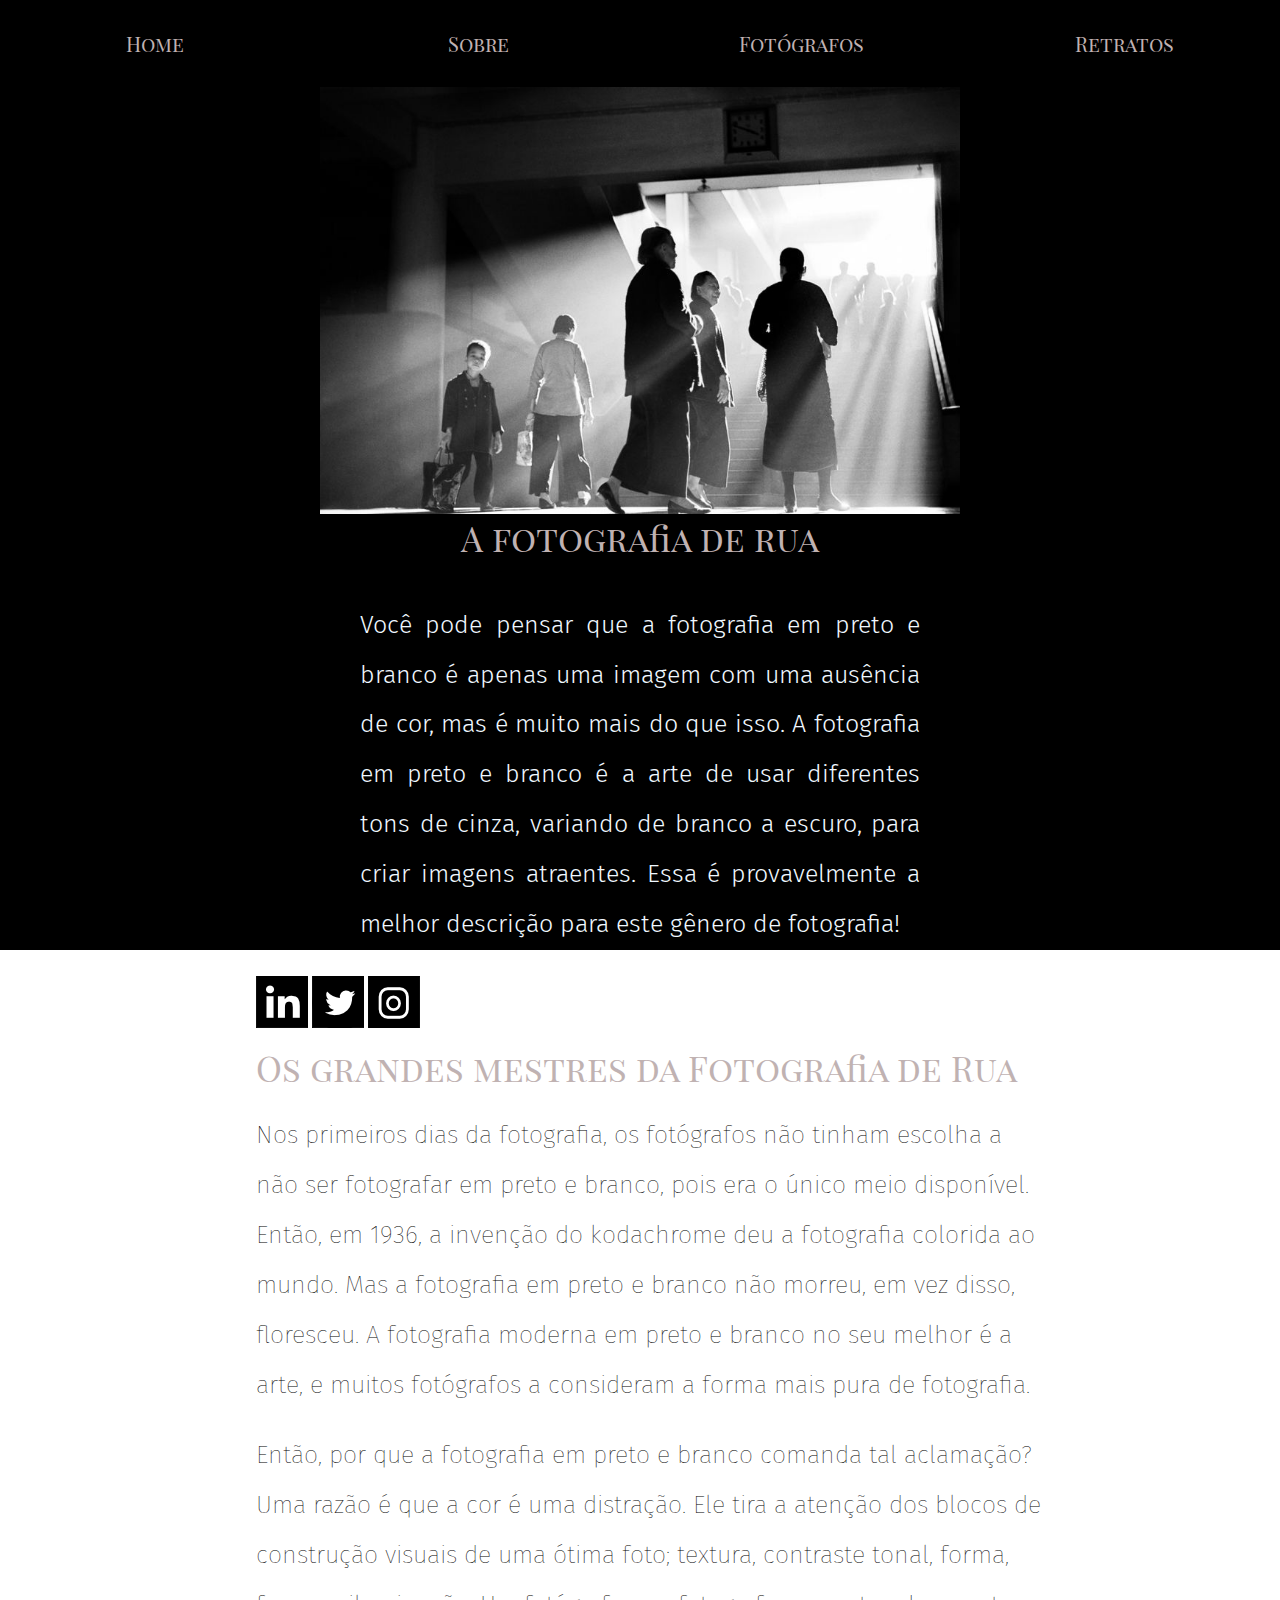
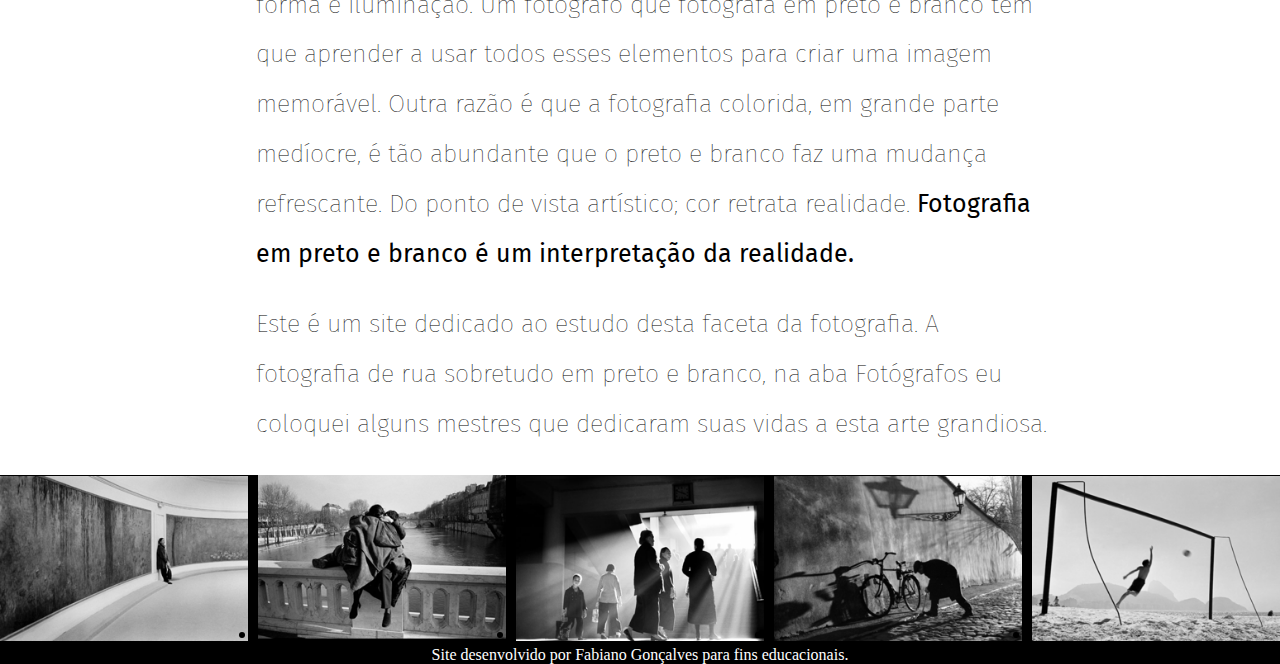
<file: index.html>
<!DOCTYPE html>
<html lang="pt-BR">

<head>
    <meta charset="UTF-8">
    <meta name="viewport" content="width=device-width, initial-scale=1.0">
    <meta http-equiv="X-UA-compatible" content="IE=edge">
    <link rel="stylesheet" href="./styles/style.css">
    <title>Fotografia de Rua</title>
</head>

<body>


    <header class="cabecalho">


        <nav class="cabecalho__menu">
            <ul>
                <li class="cabecalho__menu__link"> <a href="index.html">Home</a></li>
                <li class="cabecalho__menu__link"><a href="about.html">Sobre</a></li>
                <li class="cabecalho__menu__link"><a href="fotografos.html">Fotógrafos</a></li>
                <li class="cabecalho__menu__link"> <a href="retratos.html">Retratos</a></li>
            </ul>
        </nav>

    </header>

    <main class="apresentacao">
        <img class="apresentacao__imagem" src="./assets/Fan_Ho.jpeg" alt="Fotografia de Fan_Ho">
        <section class="apresentacao__conteudo">
            <h1 class="apresentacao__conteudo__titulo"> A fotografia de rua
            </h1>
            <p class="apresentacao__conteudo__texto">Você pode pensar que a fotografia em preto e branco é apenas uma
                imagem com uma ausência de cor,
                mas é muito mais do que isso. A fotografia em preto e branco é a arte de usar diferentes tons de cinza,
                variando de branco a escuro, para criar imagens atraentes. Essa é provavelmente a melhor descrição para
                este gênero de fotografia!
            </p>
        </section>
    </main>
    <div class="contato">
        <a href="https://linkedin.com">
            <img src="./assets/icones/Linkedinn.png">
        </a>
        <a href="https://twitter.com">
            <img src="./assets/icones/twitterr.png">
        </a>
        <a href="https://instagram.com">
            <img src="./assets/icones/insta.png">
        </a>
    </div>

    <main class="subapresentacao">

        <section class="subapresentacao__conteudo">

            <h2 class="subapresentacao__conteudo__titulo">Os grandes mestres da Fotografia de Rua</h2>
            <p class="subapresentacao__conteudo__texto"> Nos primeiros dias da fotografia, os fotógrafos não tinham
                escolha
                a não ser fotografar em preto e branco, pois era o único meio disponível.
                Então, em 1936, a invenção do kodachrome deu a fotografia colorida ao mundo.
                Mas a fotografia em preto e branco não morreu, em vez disso, floresceu.
                A fotografia moderna em preto e branco no seu melhor é a arte, e muitos
                fotógrafos a consideram a forma mais pura de fotografia.
            </p>
            <p class="subapresentacao__conteudo__texto">Então, por que a fotografia em preto e branco comanda tal
                aclamação?
                Uma razão é que a cor é uma distração. Ele tira a atenção dos blocos de construção
                visuais de uma ótima foto; textura, contraste tonal, forma, forma e iluminação.
                Um fotógrafo que fotografa em preto e branco tem que aprender a usar todos esses elementos
                para criar uma imagem memorável. Outra razão é que a fotografia colorida,
                em grande parte medíocre, é tão abundante que o preto e branco faz uma mudança refrescante.

                Do ponto de vista artístico; cor retrata realidade. <strong>Fotografia em preto e branco é um
                    interpretação da realidade.</strong>
            </p>
            <p class="subapresentacao__conteudo__texto"> Este é um site dedicado ao estudo desta faceta da fotografia. A
                fotografia de rua sobretudo
                em preto e branco, na aba Fotógrafos eu coloquei alguns mestres que dedicaram suas vidas a esta arte
                grandiosa.
            </p>
        </section>
    </main>
    <Footer class="rodape">

        <ul class="rodape__lista">
            <li>
                <img class="lista__fotos" src="assets/footer_SF/Elliott_Erwitt_footer_pq.png"
                    alt="Foto de Elliott Erwitt">
            </li>

            <li>
                <img class="lista__fotos" src="assets/footer_SF/Édouard Boubat_footer_pq.png"
                    alt="Foto de Édouard Boubat">
            </li>

            <li>
                <img class="lista__fotos" src="assets/footer_SF/Fan_Ho_footer_pq.png" alt="Foto de Fan Ho">
            </li>

            <li>
                <img class="lista__fotos" src="assets/footer_SF/Stanko Abadžić_footer_pq.png"
                    alt="Foto de Stanko Abadžić">
            </li>

            <li>
                <img class="lista__fotos" src="assets/footer_SF/Thomas_Farkas_footer_pq.png"
                    alt="Foto de Thomas Farkas">
            </li>


        </ul>

        <p> Site desenvolvido por Fabiano Gonçalves para fins educacionais.</p>
    </Footer>
</body>

</html>
</file>
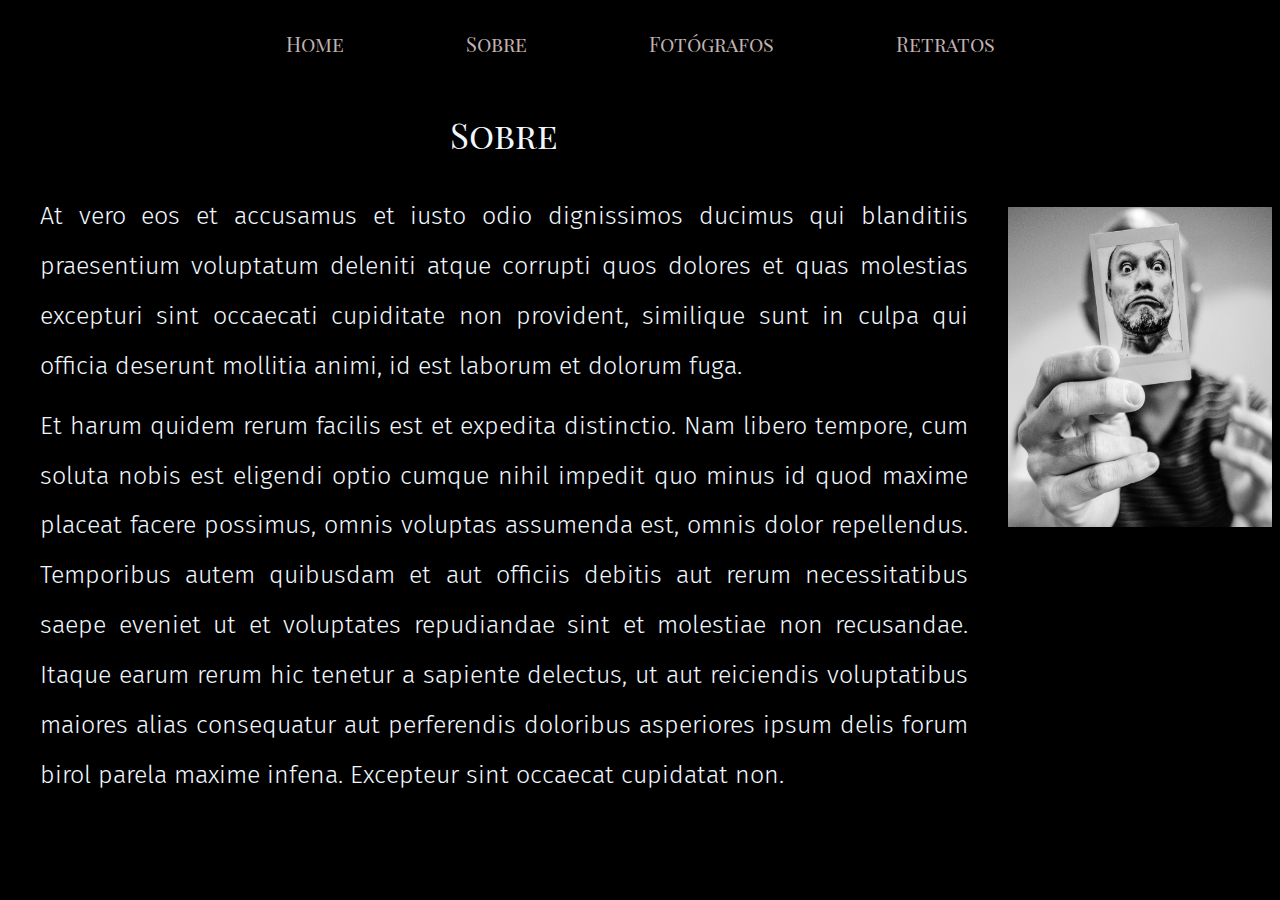
<file: about.html>
<!DOCTYPE html>
<html lang="pt-BR">

<head>
    <meta charset="UTF-8">
    <meta name="viewport" content="width=device-width, initial-scale=1.0">
    <title>Sobre Mim</title>
    <!-- <link rel="stylesheet" href="./styles/style.css"> -->
    <link rel="stylesheet" href="./styles/style_about.css">
</head>

<body>
    <header class="about__cabecalho">

        <nav class="about__cabecalho__menu">
            <ul class="about__cabecalho__menu__lista">
                <li><a class="about__cabecalho__menu__link" href="index.html">Home</a></li>
                <li><a class="about__cabecalho__menu__link" href="about.html">Sobre</a> </li>
                </li> <a class="about__cabecalho__menu__link" href="fotografos.html">Fotógrafos</a></li>
                <li><a class="about__cabecalho__menu__link" href="retratos.html">Retratos</a></li>

            </ul>
        </nav>

    </header>
    <main class="about__apresentacao">
        <section class="about__apresentacao__conteudo">
            <h1 class="about__apresentacao__conteudo__titulo">Sobre</h1>
            <p class="about__apresentacao__conteudo__texto">
                At vero eos et accusamus et iusto odio dignissimos
                ducimus qui blanditiis praesentium voluptatum deleniti atque
                corrupti quos dolores et quas molestias excepturi sint occaecati
                cupiditate non provident, similique sunt in culpa qui officia
                deserunt mollitia animi, id est laborum et dolorum fuga.
            </p>
            <p class="about__apresentacao__conteudo__texto">
                Et harum quidem rerum facilis est et expedita distinctio.
                Nam libero tempore, cum soluta nobis est eligendi optio cumque
                nihil impedit quo minus id quod maxime placeat facere possimus,
                omnis voluptas assumenda est, omnis dolor repellendus. Temporibus autem quibusdam
                et aut officiis debitis aut rerum necessitatibus saepe eveniet ut et voluptates
                repudiandae sint et molestiae non recusandae. Itaque earum rerum hic tenetur a
                sapiente delectus, ut aut reiciendis voluptatibus maiores alias consequatur aut
                perferendis doloribus asperiores ipsum delis forum birol parela maxime infena.
                Excepteur sint occaecat cupidatat non.
            </p>

        </section>
        <img class="autoretrato" src="./assets/autoretrato.jpg">

    </main>

    <Footer>

    </Footer>

</body>

</html>
</file>
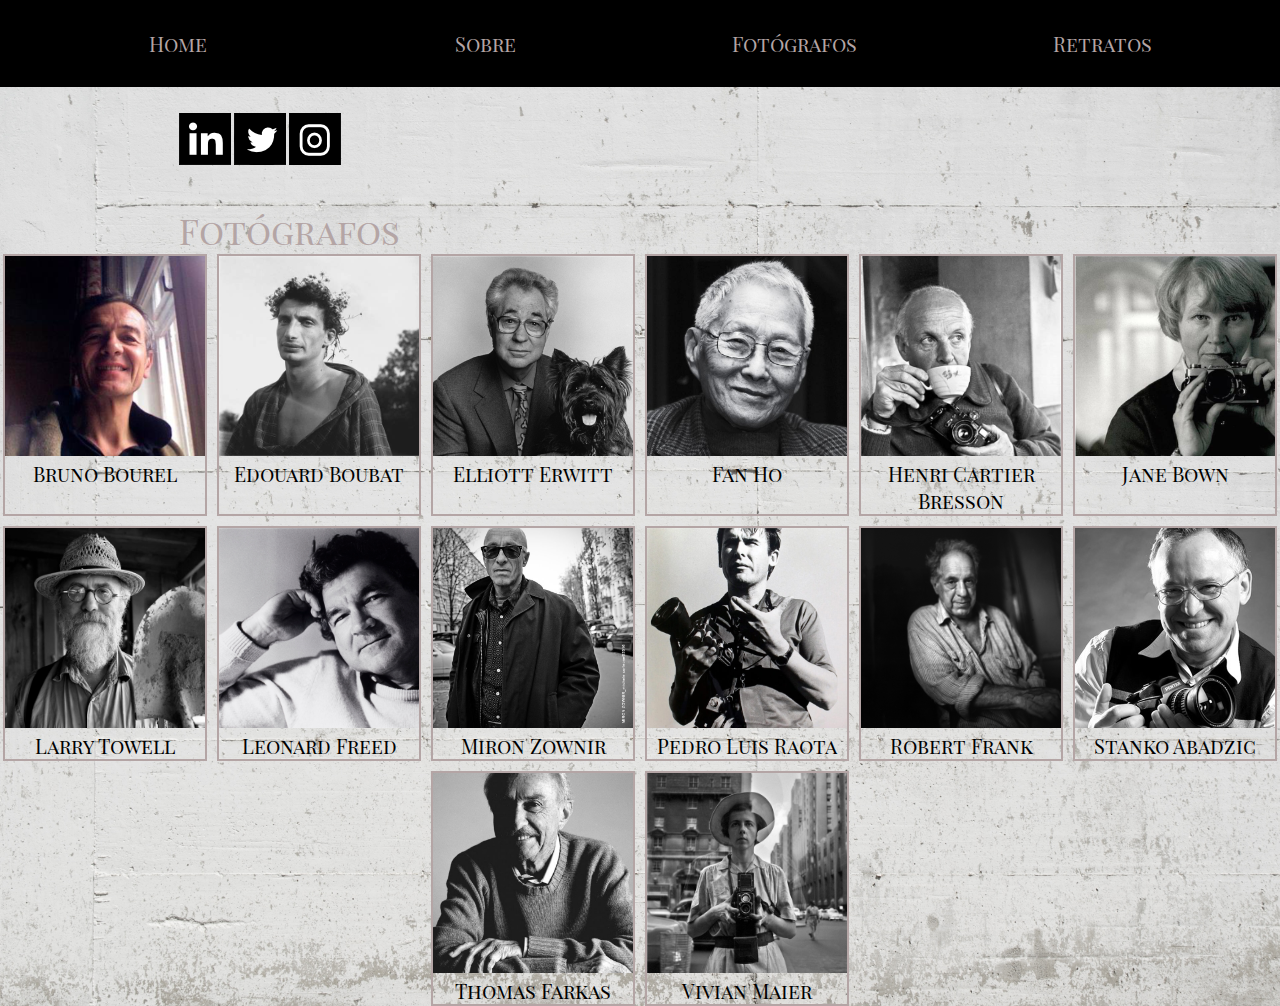
<file: fotografos.html>
<!DOCTYPE html>
<html lang="pt-BR">

<head>
    <meta charset="UTF-8">
    <meta name="viewport" content="width=device-width, initial-scale=1.0">
    <title>Fotógrafos</title>
    <link rel="stylesheet" href="./styles/style.css">
    <link rel="stylesheet" href="./styles/style_fotografos.css">
</head>

<body>
    <header class="fotografos__cabecalho">
        <nav class="fotografos__cabecalho__menu">
            <ul>
                <li><a class="fotografos__cabecalho__menu__link" href="index.html">Home</a></li>
                <li><a class="fotografos__cabecalho__menu__link" href="about.html">Sobre</a></li>
                <li><a class="fotografos__cabecalho__menu__link" href="fotografos.html">Fotógrafos</a></li>
                <li><a class="fotografos__cabecalho__menu__link" href="retratos.html">Retratos</a></li>
            </ul>
        </nav>

    </header>

    <div class="contato">
        <a href="https://linkedin.com">
            <img src="./assets/icones/Linkedinn.png">
        </a>
        <a href="https://twitter.com">
            <img src="./assets/icones/twitterr.png">
        </a>
        <a href="https://instagram.com">
            <img src="./assets/icones/insta.png">
        </a>
    </div>

    <h2 class="fonte">Fotógrafos</h2>
    <section class="fotografos">

        <div class="fotografos__borda">
            <a href="/">
                <img src="./assets/fotografos/Bruno_Bourel.png" alt="Foto de Bruno Bourel">
                <p class="fotografos__borda__nomes">Bruno Bourel</p>
            </a>
        </div>

        <div class="fotografos__borda">
            <a href="/">
                <img src="./assets/fotografos/Edouard Boubat.png" alt=" Edouard Boubat e uma mulher na foto">
                <p class="fotografos__borda__nomes">Edouard Boubat</p>
            </a>
        </div>

        <div class="fotografos__borda">
            <a href="/">
                <img src="./assets/fotografos/Elliott Erwitt.png" alt="Foto de Elliott Erwwitt e seu cachorro">
                <p class="fotografos__borda__nomes">Elliott Erwitt</p>
            </a>
        </div>

        <div class="fotografos__borda">
            <a href="/">
                <img src="./assets/fotografos/Fan Ho.png" alt="foto de Fan Ho">
                <p class="fotografos__borda__nomes">Fan Ho</p>
            </a>
        </div>

        <div class="fotografos__borda">
            <a href="/">
                <img src="./assets/fotografos/Henri_cartier_bresson.png" alt="foto de Henri Cartier Bresson">
                <p class="fotografos__borda__nomes">Henri Cartier <br>Bresson</p>
            </a>
        </div>

        <div class="fotografos__borda">
            <a href="/">
                <img src="./assets/fotografos/Jane Bown .png">
                <p class="fotografos__borda__nomes">Jane Bown</p>
            </a>
        </div>

        <div class="fotografos__borda">
            <a href="/">
                <img src="./assets/fotografos/Larry Towell.png">
                <p class="fotografos__borda__nomes">Larry Towell</p>
            </a>
        </div>
        <!-- </section> -->

        <!-- <section class="fotografos2"> -->

        <div class="fotografos2__borda">

            <a href="/">
                <img src="./assets/fotografos/Leonard Freed.png" alt="">
                <p class="fotografos2__borda__nomes">Leonard Freed</p>
            </a>
        </div>

        <div class="fotografos2__borda">
            <a href="/">
                <img src="./assets/fotografos/Miron Zownir.png">
                <p class="fotografos2__borda__nomes">Miron Zownir</p>
            </a>
        </div>

        <div class="fotografos2__borda">
            <a href="/">
                <img src="./assets/fotografos/Pedro Luis Raota.png">
                <p class="fotografos2__borda__nomes">Pedro Luis Raota</p>
            </a>
        </div>

        <div class="fotografos2__borda">
            <a href="/">
                <img src="./assets/fotografos/Robert Frank.png">
                <p class="fotografos2__borda__nomes">Robert Frank</p>
            </a>
        </div>

        <div class="fotografos2__borda">
            <a href="/">
                <img src="./assets/fotografos/stanko_abadzic.png">
                <p class="fotografos2__borda__nomes">Stanko Abadzic</p>
            </a>
        </div>

        <div class="fotografos2__borda">
            <a href="/">
                <img src="./assets/fotografos/Thomas Farkas.png">
                <p class="fotografos2__borda__nomes">Thomas Farkas</p>
            </a>
        </div>

        <div class="fotografos2__borda">

            <a href="/">
                <img src="./assets/fotografos/Vivian Maier.png">
                <p class="fotografos2__borda__nomes">Vivian Maier</p>
            </a>
        </div>

    </section>

    <!-- 
        <img src="./assets/footer_SF/footer_SF2.jpg">
    </Footer> 
    Footer-->
</body>

</html>
</file>
<file: styles/style.css>
@import url('https://fonts.googleapis.com/css2?family=Fira+Sans:wght@100&family=Playfair+Display+SC&display=swap');
@import url('https://fonts.googleapis.com/css2?family=Fira+Sans:wght@300&family=Inter:wght@100..900&display=swap');

:root {
    --cor-primaria: #000000;
    --cor-secundaria: aliceblue;
    --cor-terciaria: #c0b2b2;

    --fonte-primaria: 'Playfair Display SC', serif;
    --fonte-secundaria: 'Fira Sans', sans-serif;


}

* {
    margin: 0;
    padding: 0;
}

body {
    /*height: 100vh;*/
    box-sizing: border-box;
    display: block;




}

h2 {
    color: var(--cor-terciaria);
    font-weight: 400;


}



a {
    text-decoration: none;
    color: inherit;

}

.cabecalho {

    background-color: var(--cor-primaria);



}

ul {
    display: flex;
    gap: 12.25%;
    font-size: 1.25rem;
    justify-content: center;

}



.cabecalho__menu__link {
    font-family: var(--fonte-primaria);
    padding: 30px;

    font-weight: 400;
    color: var(--cor-terciaria);
    text-decoration: none;
    list-style: none;


}



.apresentacao {
    background-color: var(--cor-primaria);
    /*margin: 5%;*/
    margin-bottom: 0%;
    display: flex;
    align-items: center;
    min-width: 20rem;
    max-width: 128rem;




}

.apresentacao__conteudo {


    /* centralizacao do texto*/

    display: flex;
    flex-direction: column;
    gap: 40px;
    color: var(--cor-secundaria);
    width: 50%;
}

.apresentacao__imagem {
    width: 50%;
    min-width: 320px;
    max-width: 2048px;
}

.apresentacao__conteudo__titulo {
    font-size: 2.18rem;
    font-family: var(--fonte-primaria);
    color: var(--cor-terciaria);
    font-weight: 400;
    margin: 0 2.5rem;

}

.titulo-destaque {
    color: var(--cor-terciaria);
}

.apresentacao__conteudo__texto {
    font-size: 1.56rem;
    font-family: var(--fonte-secundaria);
    font-weight: 300;
    text-align: justify;
    line-height: 2.0;
    margin: 0 2.5rem;

    /* espaçamento entre as linhas*/

}

.contato {
    margin: 2% 20% 0%;

}

.subapresentacao {

    padding: 1% 18% 2% 20%;

}

.subapresentacao__conteudo {
    display: flex;
    flex-direction: column;
    gap: 20px;

}

.subapresentacao__conteudo__titulo {
    font-size: 2.18rem;
    font-family: var(--fonte-primaria);
    font-weight: 400;


}

.subapresentacao__conteudo__texto {
    font-family: var(--fonte-secundaria);
    font-weight: 100;
    line-height: 2.0;
    font-size: 1.56rem;

}

.rodape {
    width: 128rem;
    height: 14.06rem;
    background-color: var(--cor-primaria);


}

.rodape__lista {
    display: flex;
    gap: 10px;
    justify-content: center;
}

.lista__fotos {
    width: 100%;
}

footer p {
    color: white;
    text-align: center;
}

@media (max-width:500px) {

    ul {

        justify-content: right;
        gap: 20%;
        font-size: 1.25rem;
    }

    li {
        font-size: 1rem;
    }

    .apresentacao {
        min-width: 1rem;
        max-width: 128rem;
        max-height: 450px;
        padding-bottom: 100px;
        flex-direction: column;
    }

    .apresentacao__conteudo__titulo {
        padding-top: 500px;
        margin-top: 0px;
    }

    .apresentacao__conteudo__texto {
        padding-bottom: 200px;
    }
}

@media (max-width:755px) {
    ul {
        justify-content: center;
        gap: 50px;
        font-size: 0.62rem;
    }

    li {
        font-size: 1rem;
    }

    .apresentacao {
        flex-direction: column;
    }

    .apresentacao__conteudo__titulo {
        font-size: 0.87rem;
        text-align: center;
        padding-top: 1.0rem;
    }

    .apresentacao__conteudo__texto {
        font-size: 0.7rem;
        padding-bottom: 3.55rem;
    }

    .subapresentacao__conteudo__titulo {
        font-size: 0.87rem;
    }

    .subapresentacao__conteudo__texto {
        font-size: 0.7rem;
    }
}

@media(max-width: 900px) {

    li {
        font-size: 1rem;
    }

    .apresentacao__conteudo__titulo {
        font-size: 1rem;
    }

    .apresentacao__conteudo__texto {
        font-size: 0.90rem;
    }

    .subapresentacao__conteudo__titulo {
        font-size: 1rem;
    }

    .subapresentacao__conteudo__texto {
        font-size: 0.90rem;
    }
}

@media (max-width:1290px) {

    .apresentacao {
        flex-direction: column;
    }

}

@media (max-width: 1562px) {
    li {
        width: 50%;


    }

    ul {
        justify-content: center;
        gap: 1%;
        font-size: 1.25rem;
    }

    .lista-fotos {
        width: 100%;
    }

}


@media (max-width: 1910px) {


    .apresentacao {
        /* flex-direction: column; */
        min-width: 20rem;
        max-width: 200rem;

    }

    .apresentacao__conteudo__titulo {
        text-align: center;
    }

    .rodape__lista {
        align-items: center;
    }

    .lista__fotos {
        width: 100%;




    }

    .rodape {
        min-width: 100%;
        max-width: 50%;
        height: 50%;



    }

    ul {
        width: 100%;
        text-align: center;
    }


}
</file>
<file: styles/style_about.css>
@import url('https://fonts.googleapis.com/css2?family=Fira+Sans:wght@100&family=Playfair+Display+SC&display=swap');
@import url('https://fonts.googleapis.com/css2?family=Fira+Sans:wght@300&family=Inter:wght@100..900&display=swap');

* {
    margin: 0;
    padding: 0;

}

body {
    background-color: var(--cor-primaria);
}

:root {
    --cor-primaria: #000000;
    --cor-secundaria: aliceblue;
    --cor-terciaria: #c0b2b2;

    --fonte-primaria: 'Playfair Display SC', serif;
    --fonte-secundaria: 'Fira Sans', sans-serif;


}


.about__cabecalho {

    background-color: var(--cor-primaria);
    max-height: 50%;

}

.about__cabecalho__menu__lista {
    margin: 0;
    padding: 30px;
    display: flex;
    justify-content: center;
    gap: 10%;


}

.about__cabecalho__menu__link {
    font-family: var(--fonte-primaria);

    font-weight: 400;
    color: var(--cor-terciaria);
    text-decoration: none;
    list-style: none;
    font-size: 1.25rem;
}


.about__apresentacao {

    background-color: var(--cor-primaria);
    /*margin: 5%;*/
    display: flex;
    /* width: 100%; */
    max-width: 200rem;
    max-height: 200rem;

    /* width: 50%; */

}

.about__apresentacao__conteudo {
    /* margin: 1% 15% 0% 20%; */
    display: flex;
    flex-direction: column;
    align-items: center;
    gap: 10px;
}

.about__apresentacao__conteudo__titulo {
    font-size: 2.18rem;
    font-family: var(--fonte-primaria);
    font-weight: 300;
    color: var(--cor-secundaria);
    padding-top: 1.5rem;
    padding-bottom: 1.5rem;
    text-align: center;
}

.about__apresentacao__conteudo__texto {
    color: var(--cor-secundaria);
    font-size: 1.56rem;
    font-family: var(--fonte-secundaria);
    font-weight: 300;
    text-align: justify;
    line-height: 2.0;
    margin: 0 2.5rem;

}

.autoretrato {
    /* padding: 5% 10% 40%;
margin: 0; */
    max-width: 20rem;
    max-height: 20rem;
    padding-right: 0.5rem;
    padding-top: 120px;

    /* max-width: 50%;
   
    object-fit: cover;
    object-position: bottom; */

    /* max-height: 31.25rem; */
}

@media(max-width:500px) {

    .about__cabecalho__menu__link {
        font-size: 1rem;
    }


    .about__apresentacao__conteudo {
        /* gap: -5px; */
    }

    .autoretrato {
        max-width: 30rem;
        max-height: 20rem;



    }

    .about__apresentacao__conteudo__titulo {
        font-size: 1.25rem;

    }

    .about__apresentacao__conteudo__texto {
        color: var(--cor-secundaria);
        font-size: 0.87rem;
        font-family: var(--fonte-secundaria);
        font-weight: 300;
        text-align: justify;
        line-height: 2.0;
        margin: 0 2.5rem;
    }


}

@media(max-width:740px) {

    .about__cabecalho__menu__link {
        font-size: 1rem;
    }

    .about__apresentacao {
        /* display: flex;
        flex-direction: column-reverse;
        align-items: center; */
        display: flex;


        align-items: center;

        flex-direction: column-reverse;


    }

    .autoretrato {
        max-width: 30rem;
        max-height: 20rem;
    }

    .about__apresentacao__conteudo__titulo {
        font-size: 1.80rem;
    }

    .about__apresentacao__conteudo__texto {
        color: var(--cor-secundaria);
        font-size: 1rem;
        font-family: var(--fonte-secundaria);
        font-weight: 300;
        text-align: justify;
        line-height: 2.0;
        margin: 0 2.5rem;
    }
}
</file>
<file: styles/style_fotografos.css>
@import url('https://fonts.googleapis.com/css2?family=Fira+Sans:wght@100&family=Playfair+Display+SC&display=swap');

* {
    margin: 0;
    padding: 0;
}

:root {
    --cor-primaria: #000000;
    --cor-secundaria: aliceblue;
    --cor-terciaria: #B4A5A5;

    --fonte-primaria: 'Playfair Display SC', serif;
    --fonte-secundaria: 'Fira Sans', sans-serif;


}




body {
    background-image: url("../assets/background/background.jpeg");
    background-repeat: no-repeat;
    background-size: cover;

}

h2 {
    margin: 3% 20% 0% 14%;
    font-size: 2.18rem;
    font-family: var(--fonte-primaria);
    font-weight: 400;
}

p a {
    text-decoration: none;
}

li {
    list-style-type: none;
}

.fotografos__cabecalho {
    background-color: var(--cor-primaria);
    max-height: 50%;
}

.fotografos__cabecalho__menu__link {
    font-family: var(--fonte-primaria);

    font-weight: 400;
    color: var(--cor-terciaria);
    text-decoration: none;
    list-style: none;
    font-size: 1.25rem;
}

.fotografos__cabecalho__menu {
    padding: 30px;
}


.contato {
    margin: 2% 20% 0% 14%;
    display: flex;
    gap: 3px;


}

.fotografos {
    display: flex;
    gap: 10px;
    justify-content: center;
    flex-wrap: wrap;

    /* line-break: auto;  */

}

.fotografos__borda {
    border: 2px solid var(--cor-terciaria);
    text-align: center;
    text-decoration: none;



}

.fotografos__borda__nomes {
    font-family: var(--fonte-primaria);
    font-size: 1.25rem;
    text-decoration: none;
}

.fotografos2 {
    display: flex;
    gap: 10px;
    flex-wrap: wrap;
    /* margin: 1.87em 0.62em 0,31em 30em; */
}

.fotografos2__borda {
    border: 2px solid var(--cor-terciaria);
    text-align: center;

}

.fotografos2__borda__nomes {
    font-family: var(--fonte-primaria);
    font-size: 1.25rem;
}

@media (max-width:500px) {

    .fotografos__borda {
        align-items: center;
    }

    .fotografos__cabecalho__menu {
        align-items: center;
    }

    .fotografos__cabecalho__menu__link {
        font-family: var(--fonte-primaria);

        font-weight: 400;
        color: var(--cor-terciaria);
        text-decoration: none;
        list-style: none;
        font-size: 1rem;
    }

    .fonte {
        text-align: center;
        padding: 5px;
        font-size: 2rem;

    }
}
</file>
